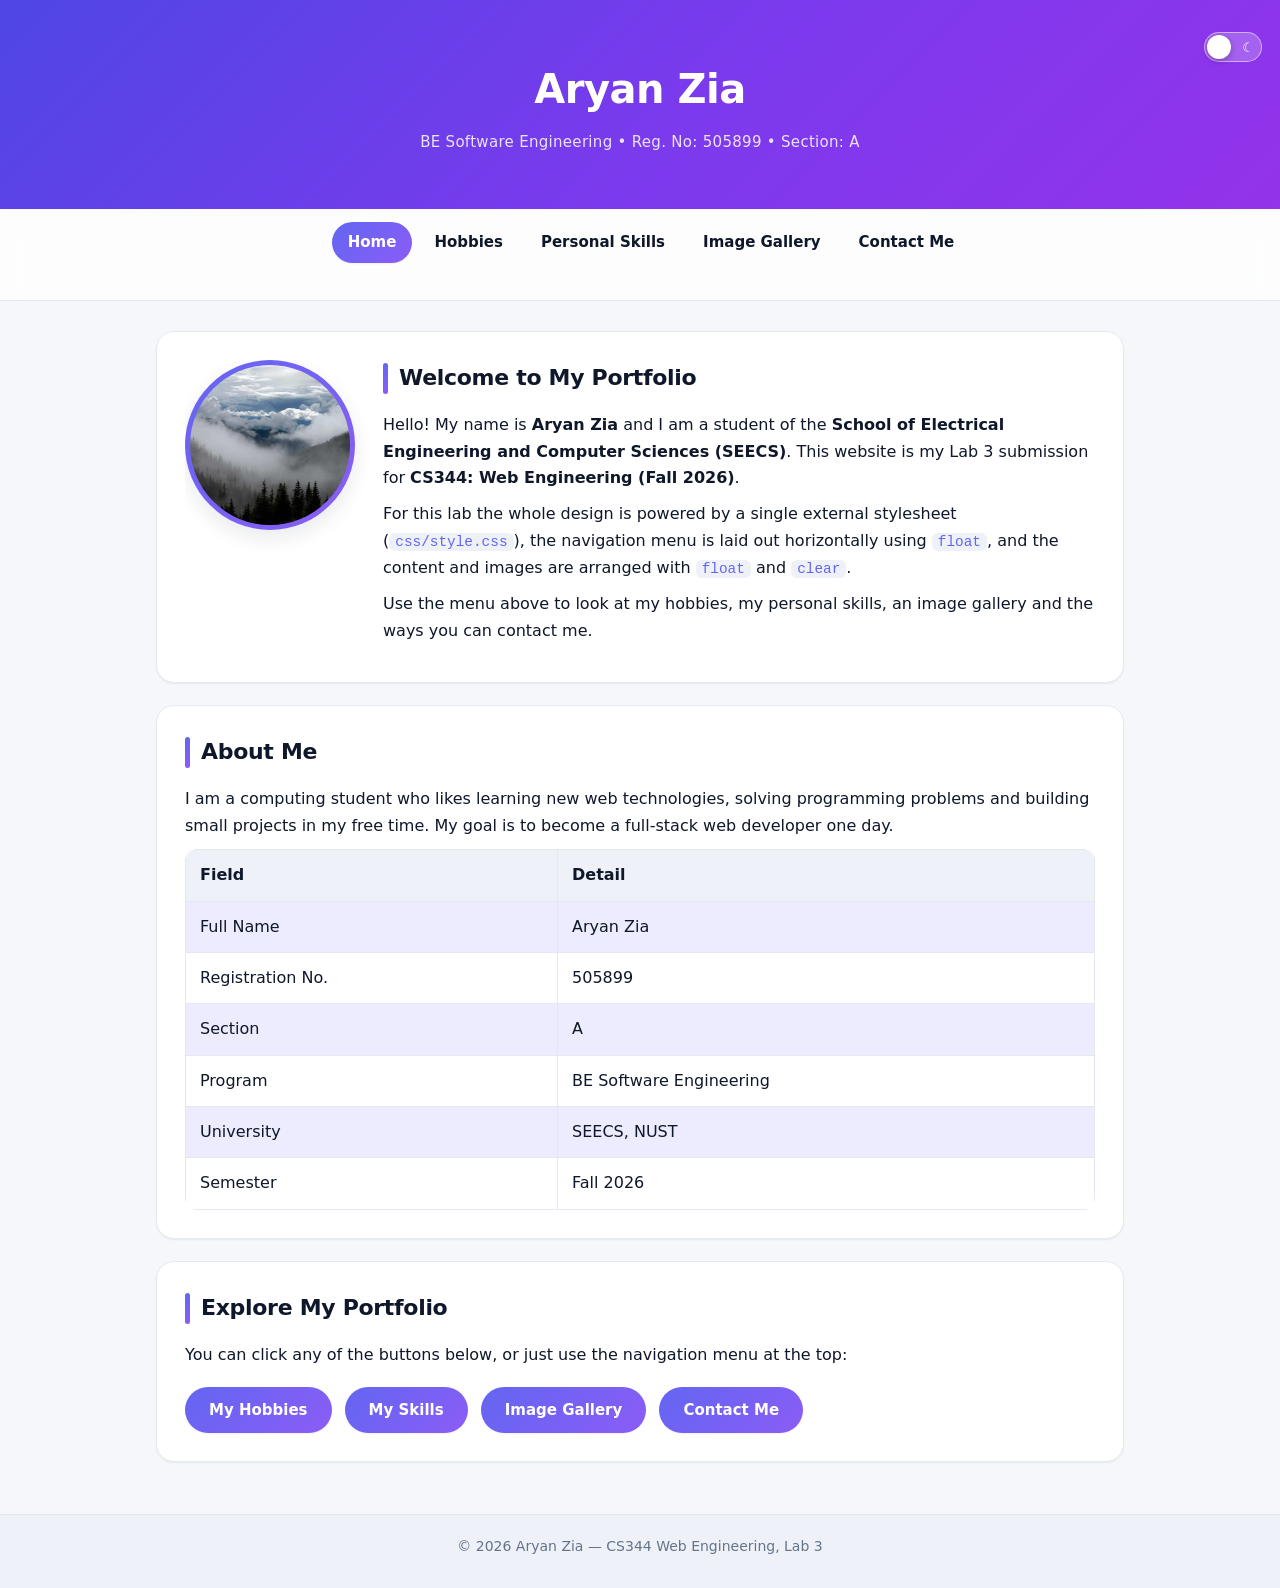
<file: index.html>
<!DOCTYPE html>
<html lang="en">
<head>
<meta charset="UTF-8">
<meta name="viewport" content="width=device-width, initial-scale=1.0">
<title>Home | Aryan Zia</title>
<link rel="stylesheet" href="css/style.css">
</head>
<body>

<header>
  <h1>Aryan Zia</h1>
  <p>BE Software Engineering &bull; Reg. No: 505899 &bull; Section: A</p>
  <input type="checkbox" id="theme-toggle" class="theme-toggle" aria-label="Toggle dark mode">
  <label for="theme-toggle" class="theme-switch" aria-hidden="true"><span class="knob"></span></label>
</header>

<!-- navigation menu: links aligned horizontally using float -->
<nav>
  <ul>
    <li><a class="active" href="index.html">Home</a></li>
    <li><a href="hobbies.html">Hobbies</a></li>
    <li><a href="skills.html">Personal Skills</a></li>
    <li><a href="gallery.html">Image Gallery</a></li>
    <li><a href="contact.html">Contact Me</a></li>
  </ul>
</nav>

<main>

  <!-- image floats left and the text sits beside it -->
  <div class="card clearfix">
    <div class="intro">
      <img src="images/profile.jpg" alt="Aryan Zia profile picture">
      <div class="intro-text">
        <h2>Welcome to My Portfolio</h2>
        <p>Hello! My name is <strong>Aryan Zia</strong> and I am a student of the
        <strong>School of Electrical Engineering and Computer Sciences (SEECS)</strong>.
        This website is my Lab 3 submission for <strong>CS344: Web Engineering (Fall 2026)</strong>.</p>
        <p>For this lab the whole design is powered by a single external stylesheet
        (<code>css/style.css</code>), the navigation menu is laid out horizontally using
        <code>float</code>, and the content and images are arranged with
        <code>float</code> and <code>clear</code>.</p>
        <p>Use the menu above to look at my hobbies, my personal skills, an image
        gallery and the ways you can contact me.</p>
      </div>
    </div>
  </div>

  <div class="card">
    <h2>About Me</h2>
    <p>I am a computing student who likes learning new web technologies, solving
    programming problems and building small projects in my free time. My goal is to
    become a full-stack web developer one day.</p>

    <table>
      <tr><th>Field</th><th>Detail</th></tr>
      <tr><td>Full Name</td><td>Aryan Zia</td></tr>
      <tr><td>Registration No.</td><td>505899</td></tr>
      <tr><td>Section</td><td>A</td></tr>
      <tr><td>Program</td><td>BE Software Engineering</td></tr>
      <tr><td>University</td><td>SEECS, NUST</td></tr>
      <tr><td>Semester</td><td>Fall 2026</td></tr>
    </table>
  </div>

  <div class="card">
    <h2>Explore My Portfolio</h2>
    <p>You can click any of the buttons below, or just use the navigation menu at the top:</p>
    <a class="btn" href="hobbies.html">My Hobbies</a>
    <a class="btn" href="skills.html">My Skills</a>
    <a class="btn" href="gallery.html">Image Gallery</a>
    <a class="btn" href="contact.html">Contact Me</a>
  </div>

</main>

<footer>
  <p>&copy; 2026 Aryan Zia &mdash; CS344 Web Engineering, Lab 3</p>
</footer>

</body>
</html>
</file>
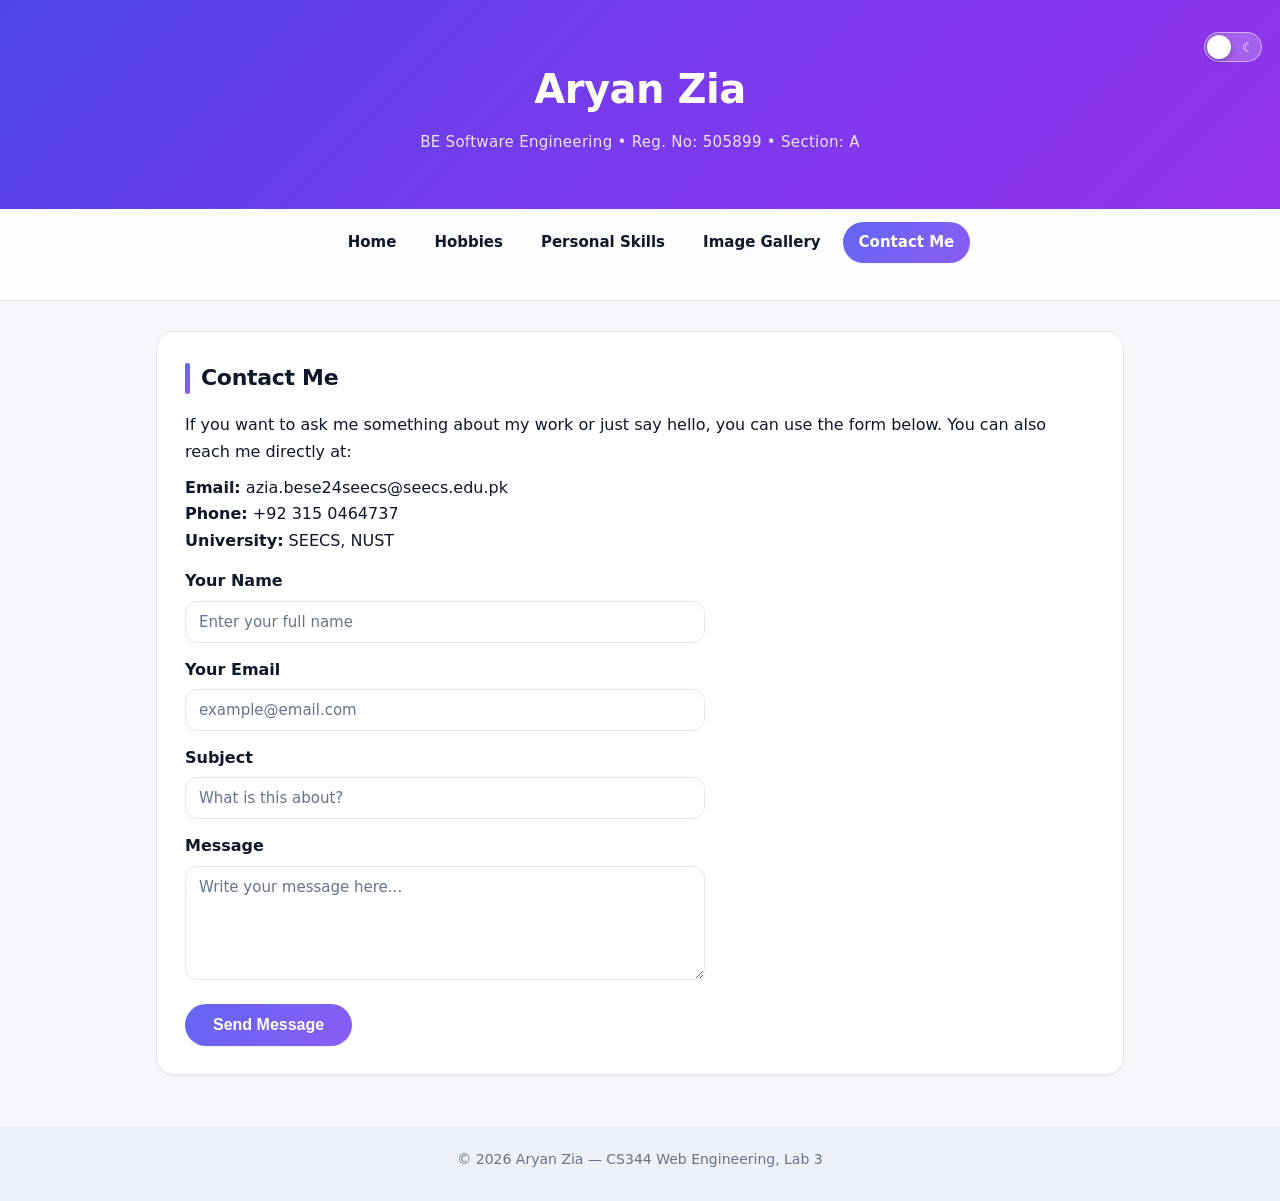
<file: contact.html>
<!DOCTYPE html>
<html lang="en">
<head>
<meta charset="UTF-8">
<meta name="viewport" content="width=device-width, initial-scale=1.0">
<title>Contact Me | Aryan Zia</title>
<link rel="stylesheet" href="css/style.css">
</head>
<body>

<header>
  <h1>Aryan Zia</h1>
  <p>BE Software Engineering &bull; Reg. No: 505899 &bull; Section: A</p>
  <input type="checkbox" id="theme-toggle" class="theme-toggle" aria-label="Toggle dark mode">
  <label for="theme-toggle" class="theme-switch" aria-hidden="true"><span class="knob"></span></label>
</header>

<nav>
  <ul>
    <li><a href="index.html">Home</a></li>
    <li><a href="hobbies.html">Hobbies</a></li>
    <li><a href="skills.html">Personal Skills</a></li>
    <li><a href="gallery.html">Image Gallery</a></li>
    <li><a class="active" href="contact.html">Contact Me</a></li>
  </ul>
</nav>

<main>

  <div class="card">
    <h2>Contact Me</h2>
    <p>If you want to ask me something about my work or just say hello, you can
    use the form below. You can also reach me directly at:</p>

    <p>
      <strong>Email:</strong> azia.bese24seecs@seecs.edu.pk<br>
      <strong>Phone:</strong> +92 315 0464737<br>
      <strong>University:</strong> SEECS, NUST
    </p>

    <form action="#" method="post">
      <label for="name">Your Name</label>
      <input type="text" id="name" name="name" placeholder="Enter your full name" required>

      <label for="email">Your Email</label>
      <input type="email" id="email" name="email" placeholder="example@email.com" required>

      <label for="subject">Subject</label>
      <input type="text" id="subject" name="subject" placeholder="What is this about?">

      <label for="message">Message</label>
      <textarea id="message" name="message" rows="5" placeholder="Write your message here..." required></textarea>

      <button type="submit">Send Message</button>
    </form>
  </div>

</main>

<footer>
  <p>&copy; 2026 Aryan Zia &mdash; CS344 Web Engineering, Lab 3</p>
</footer>

</body>
</html>
</file>
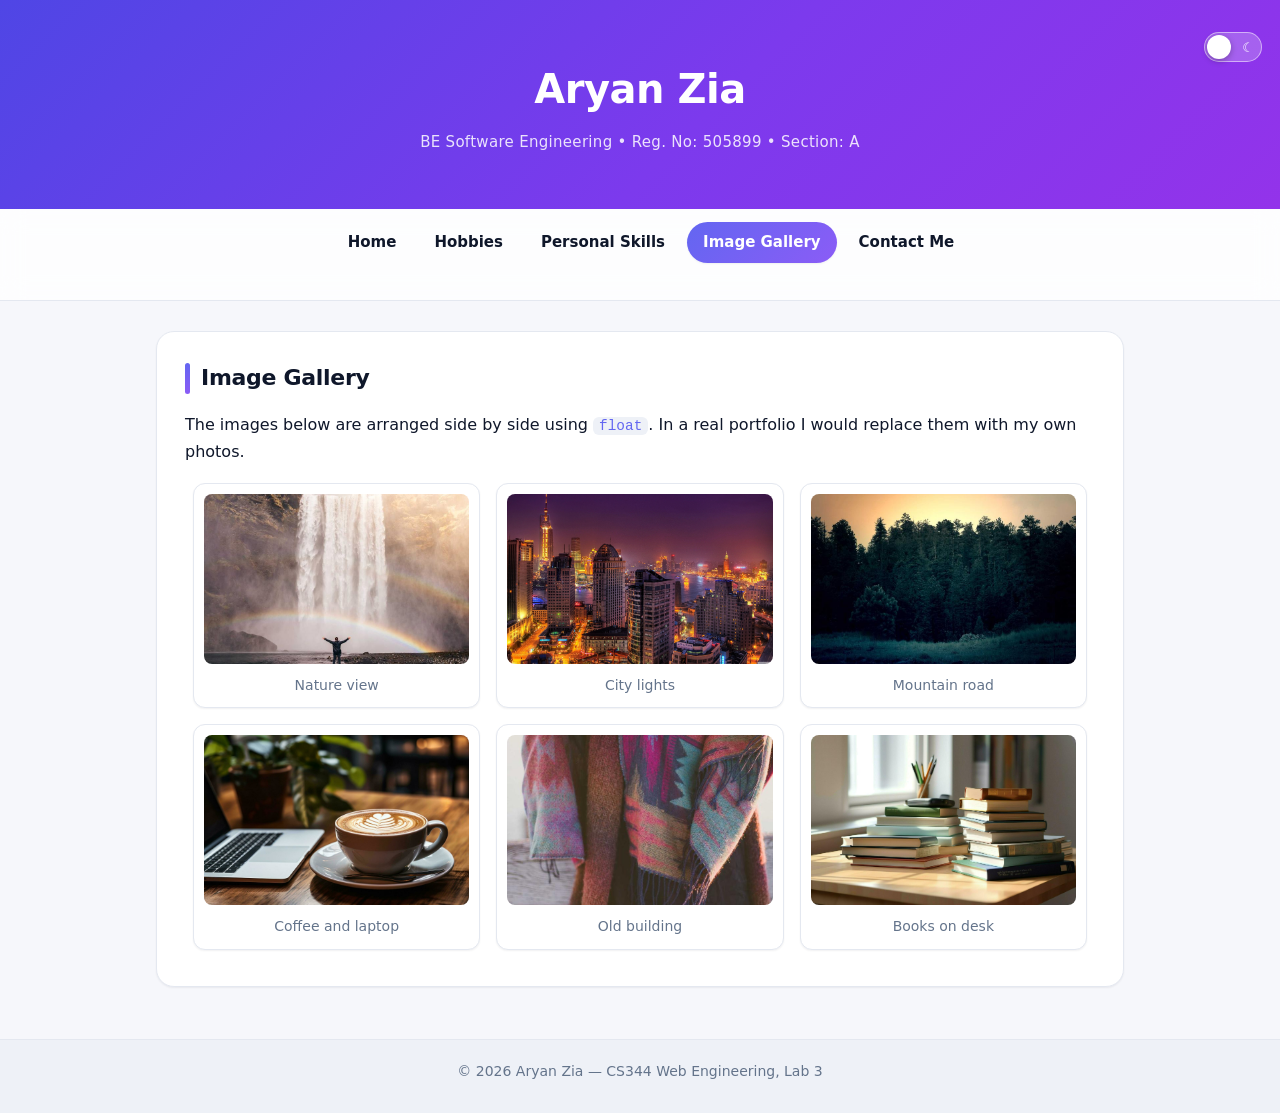
<file: gallery.html>
<!DOCTYPE html>
<html lang="en">
<head>
<meta charset="UTF-8">
<meta name="viewport" content="width=device-width, initial-scale=1.0">
<title>Image Gallery | Aryan Zia</title>
<link rel="stylesheet" href="css/style.css">
</head>
<body>

<header>
  <h1>Aryan Zia</h1>
  <p>BE Software Engineering &bull; Reg. No: 505899 &bull; Section: A</p>
  <input type="checkbox" id="theme-toggle" class="theme-toggle" aria-label="Toggle dark mode">
  <label for="theme-toggle" class="theme-switch" aria-hidden="true"><span class="knob"></span></label>
</header>

<nav>
  <ul>
    <li><a href="index.html">Home</a></li>
    <li><a href="hobbies.html">Hobbies</a></li>
    <li><a href="skills.html">Personal Skills</a></li>
    <li><a class="active" href="gallery.html">Image Gallery</a></li>
    <li><a href="contact.html">Contact Me</a></li>
  </ul>
</nav>

<main>

  <div class="card">
    <h2>Image Gallery</h2>
    <p>The images below are arranged side by side using <code>float</code>.
    In a real portfolio I would replace them with my own photos.</p>

    <!-- each figure floats left to build the gallery grid -->
    <div class="gallery clearfix">

      <figure>
        <img src="images/photo1.jpg" alt="Nature view">
        <figcaption>Nature view</figcaption>
      </figure>

      <figure>
        <img src="images/photo2.jpg" alt="City lights">
        <figcaption>City lights</figcaption>
      </figure>

      <figure>
        <img src="images/photo3.jpg" alt="Mountain road">
        <figcaption>Mountain road</figcaption>
      </figure>

      <figure>
        <img src="images/photo4.jpg" alt="Coffee and laptop">
        <figcaption>Coffee and laptop</figcaption>
      </figure>

      <figure>
        <img src="images/photo5.jpg" alt="Old building">
        <figcaption>Old building</figcaption>
      </figure>

      <figure>
        <img src="images/photo6.jpg" alt="Books on desk">
        <figcaption>Books on desk</figcaption>
      </figure>

    </div>
  </div>

</main>

<footer>
  <p>&copy; 2026 Aryan Zia &mdash; CS344 Web Engineering, Lab 3</p>
</footer>

</body>
</html>
</file>
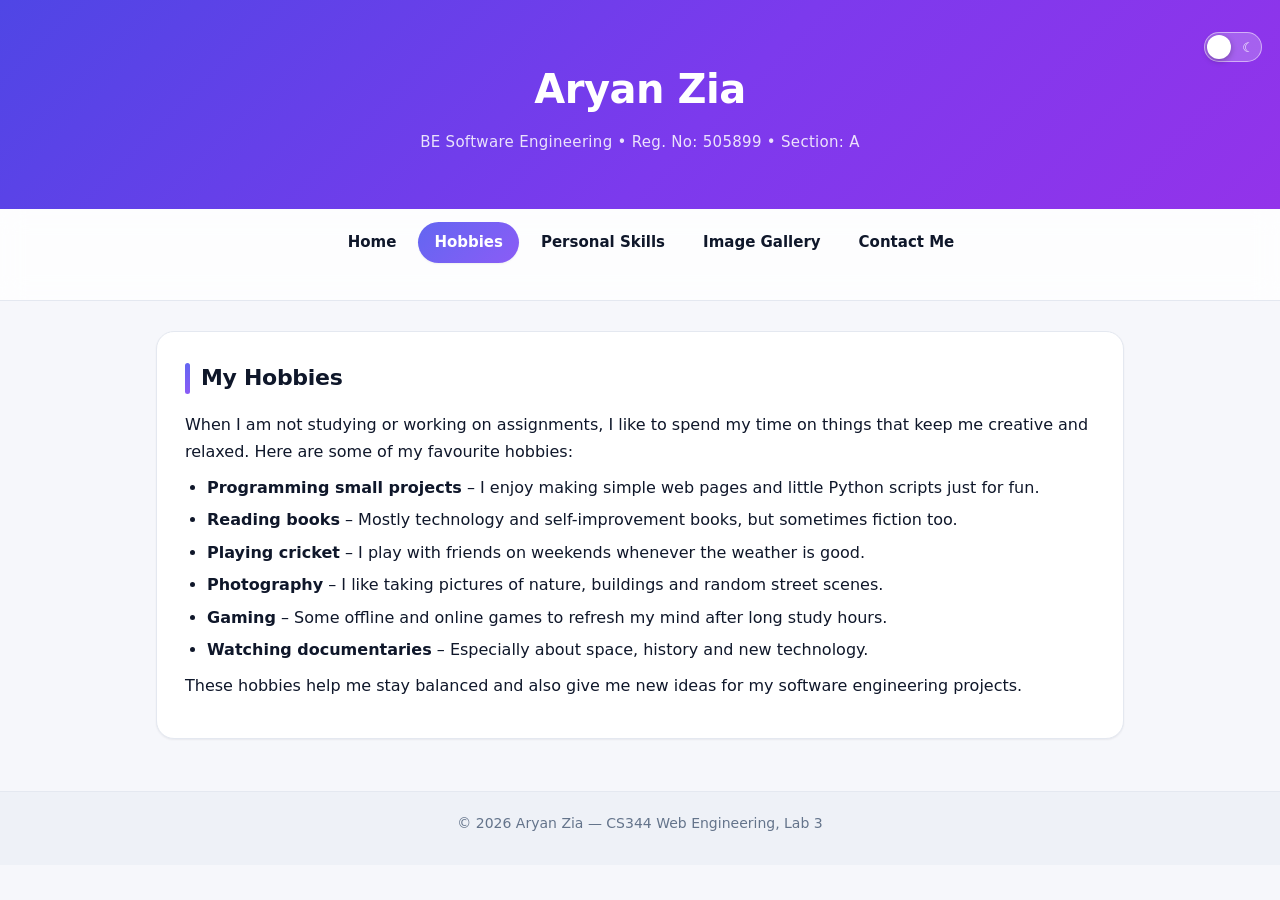
<file: hobbies.html>
<!DOCTYPE html>
<html lang="en">
<head>
<meta charset="UTF-8">
<meta name="viewport" content="width=device-width, initial-scale=1.0">
<title>Hobbies | Aryan Zia</title>
<link rel="stylesheet" href="css/style.css">
</head>
<body>

<header>
  <h1>Aryan Zia</h1>
  <p>BE Software Engineering &bull; Reg. No: 505899 &bull; Section: A</p>
  <input type="checkbox" id="theme-toggle" class="theme-toggle" aria-label="Toggle dark mode">
  <label for="theme-toggle" class="theme-switch" aria-hidden="true"><span class="knob"></span></label>
</header>

<nav>
  <ul>
    <li><a href="index.html">Home</a></li>
    <li><a class="active" href="hobbies.html">Hobbies</a></li>
    <li><a href="skills.html">Personal Skills</a></li>
    <li><a href="gallery.html">Image Gallery</a></li>
    <li><a href="contact.html">Contact Me</a></li>
  </ul>
</nav>

<main>

  <div class="card">
    <h2>My Hobbies</h2>
    <p>When I am not studying or working on assignments, I like to spend my time on
    things that keep me creative and relaxed. Here are some of my favourite hobbies:</p>

    <ul>
      <li><strong>Programming small projects</strong> &ndash; I enjoy making simple web pages and little Python scripts just for fun.</li>
      <li><strong>Reading books</strong> &ndash; Mostly technology and self-improvement books, but sometimes fiction too.</li>
      <li><strong>Playing cricket</strong> &ndash; I play with friends on weekends whenever the weather is good.</li>
      <li><strong>Photography</strong> &ndash; I like taking pictures of nature, buildings and random street scenes.</li>
      <li><strong>Gaming</strong> &ndash; Some offline and online games to refresh my mind after long study hours.</li>
      <li><strong>Watching documentaries</strong> &ndash; Especially about space, history and new technology.</li>
    </ul>

    <p>These hobbies help me stay balanced and also give me new ideas for my
    software engineering projects.</p>
  </div>

</main>

<footer>
  <p>&copy; 2026 Aryan Zia &mdash; CS344 Web Engineering, Lab 3</p>
</footer>

</body>
</html>
</file>
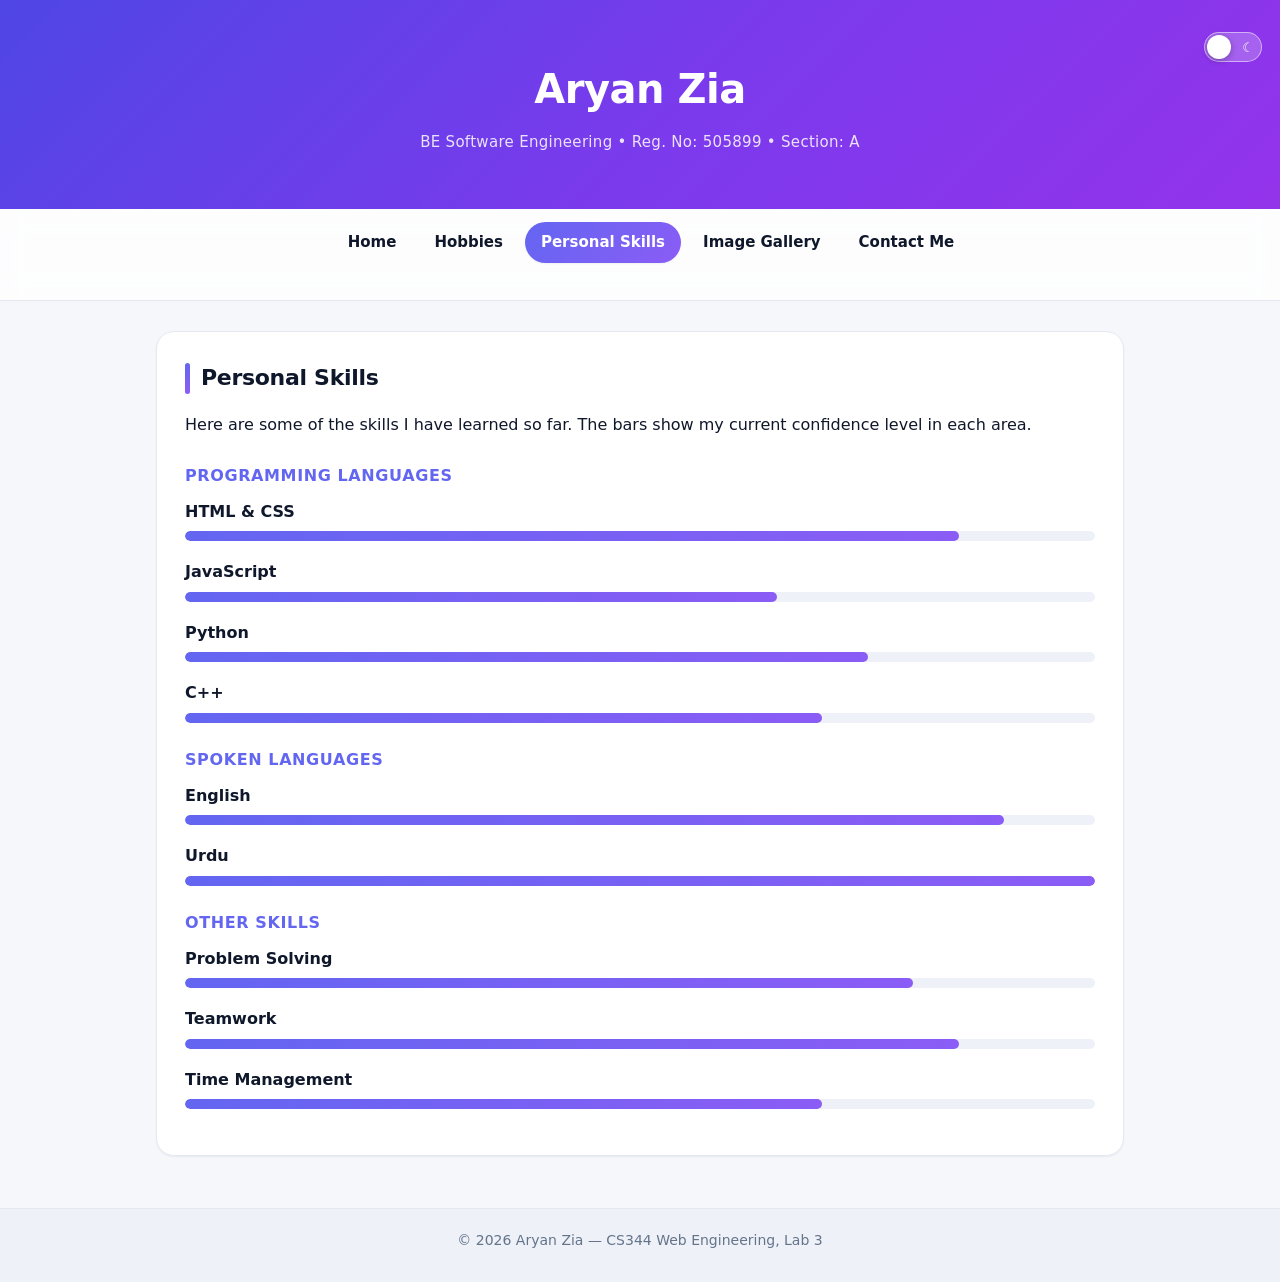
<file: skills.html>
﻿<!DOCTYPE html>
<html lang="en">
<head>
<meta charset="UTF-8">
<meta name="viewport" content="width=device-width, initial-scale=1.0">
<title>Personal Skills | Aryan Zia</title>
<link rel="stylesheet" href="css/style.css">
</head>
<body>

<header>
  <h1>Aryan Zia</h1>
  <p>BE Software Engineering &bull; Reg. No: 505899 &bull; Section: A</p>
  <input type="checkbox" id="theme-toggle" class="theme-toggle" aria-label="Toggle dark mode">
  <label for="theme-toggle" class="theme-switch" aria-hidden="true"><span class="knob"></span></label>
</header>

<nav>
  <ul>
    <li><a href="index.html">Home</a></li>
    <li><a href="hobbies.html">Hobbies</a></li>
    <li><a class="active" href="skills.html">Personal Skills</a></li>
    <li><a href="gallery.html">Image Gallery</a></li>
    <li><a href="contact.html">Contact Me</a></li>
  </ul>
</nav>

<main>

  <div class="card">
    <h2>Personal Skills</h2>
    <p>Here are some of the skills I have learned so far. The bars show my current
    confidence level in each area.</p>

    <h3>Programming Languages</h3>

    <div class="skill">
      <label>HTML &amp; CSS</label>
      <div class="bar"><div class="w-85"></div></div>
    </div>

    <div class="skill">
      <label>JavaScript</label>
      <div class="bar"><div class="w-65"></div></div>
    </div>

    <div class="skill">
      <label>Python</label>
      <div class="bar"><div class="w-75"></div></div>
    </div>

    <div class="skill">
      <label>C++</label>
      <div class="bar"><div class="w-70"></div></div>
    </div>

    <h3>Spoken Languages</h3>

    <div class="skill">
      <label>English</label>
      <div class="bar"><div class="w-90"></div></div>
    </div>

    <div class="skill">
      <label>Urdu</label>
      <div class="bar"><div class="w-100"></div></div>
    </div>

    <h3>Other Skills</h3>

    <div class="skill">
      <label>Problem Solving</label>
      <div class="bar"><div class="w-80"></div></div>
    </div>

    <div class="skill">
      <label>Teamwork</label>
      <div class="bar"><div class="w-85"></div></div>
    </div>

    <div class="skill">
      <label>Time Management</label>
      <div class="bar"><div class="w-70"></div></div>
    </div>

  </div>

</main>

<footer>
  <p>&copy; 2026 Aryan Zia &mdash; CS344 Web Engineering, Lab 3</p>
</footer>

</body>
</html>
</file>
<file: css/style.css>
/* =========================================================
   CS344 Web Engineering - Lab 3
   External stylesheet for the Personal Portfolio
   Author: Aryan Zia (505899, Section A)

   Design system:
   - One set of CSS custom properties (tokens) drives the theme.
   - Light theme by default; dark theme follows the OS setting and
     can be overridden with the header toggle (pure CSS, no JS).
   - Layouts use the CSS float and clear properties (lab requirement).
   ========================================================= */

/* ---------- Theme tokens: LIGHT (default) ---------- */
:root {
  --bg: #f6f7fb;
  --surface: #ffffff;
  --surface-2: #eef1f7;
  --text: #0f172a;
  --muted: #64748b;
  --border: #e4e8f0;
  --accent: #6366f1;
  --accent-2: #8b5cf6;
  --accent-soft: rgba(99, 102, 241, 0.12);
  --header-bg: rgba(255, 255, 255, 0.78);
  --shadow-sm: 0 1px 2px rgba(15, 23, 42, 0.06);
  --shadow-md: 0 8px 20px rgba(15, 23, 42, 0.09);
  --shadow-lg: 0 18px 44px rgba(15, 23, 42, 0.14);

  --radius: 18px;
  --radius-sm: 12px;
  --pill: 999px;
  --maxw: 1000px;
  --trans: 0.25s ease;
}

/* ---------- Theme tokens: DARK (follows OS setting) ---------- */
@media (prefers-color-scheme: dark) {
  :root {
    --bg: #0b1220;
    --surface: #111a2e;
    --surface-2: #0e1729;
    --text: #e2e8f0;
    --muted: #94a3b8;
    --border: #1e293b;
    --accent: #818cf8;
    --accent-2: #a78bfa;
    --accent-soft: rgba(129, 140, 248, 0.16);
    --header-bg: rgba(15, 22, 40, 0.78);
    --shadow-sm: 0 1px 2px rgba(0, 0, 0, 0.4);
    --shadow-md: 0 8px 22px rgba(0, 0, 0, 0.45);
    --shadow-lg: 0 18px 44px rgba(0, 0, 0, 0.55);
  }
  /* Manual override: toggle ON inverts dark OS theme back to light */
  :root:has(#theme-toggle:checked) {
    --bg: #f6f7fb;
    --surface: #ffffff;
    --surface-2: #eef1f7;
    --text: #0f172a;
    --muted: #64748b;
    --border: #e4e8f0;
    --accent: #6366f1;
    --accent-2: #8b5cf6;
    --accent-soft: rgba(99, 102, 241, 0.12);
    --header-bg: rgba(255, 255, 255, 0.78);
    --shadow-sm: 0 1px 2px rgba(15, 23, 42, 0.06);
    --shadow-md: 0 8px 20px rgba(15, 23, 42, 0.09);
    --shadow-lg: 0 18px 44px rgba(15, 23, 42, 0.14);
  }
}

/* Manual override: toggle ON in a light OS theme switches to dark */
@media (prefers-color-scheme: light) {
  :root:has(#theme-toggle:checked) {
    --bg: #0b1220;
    --surface: #111a2e;
    --surface-2: #0e1729;
    --text: #e2e8f0;
    --muted: #94a3b8;
    --border: #1e293b;
    --accent: #818cf8;
    --accent-2: #a78bfa;
    --accent-soft: rgba(129, 140, 248, 0.16);
    --header-bg: rgba(15, 22, 40, 0.78);
    --shadow-sm: 0 1px 2px rgba(0, 0, 0, 0.4);
    --shadow-md: 0 8px 22px rgba(0, 0, 0, 0.45);
    --shadow-lg: 0 18px 44px rgba(0, 0, 0, 0.55);
  }
}

/* ---------- Global reset and base ---------- */
* {
  margin: 0;
  padding: 0;
  box-sizing: border-box;
}

html {
  scroll-behavior: smooth;
}

body {
  font-family: system-ui, -apple-system, "Segoe UI", Roboto, Arial, sans-serif;
  background: var(--bg);
  color: var(--text);
  line-height: 1.65;
  transition: background var(--trans), color var(--trans);
  -webkit-font-smoothing: antialiased;
}

/* ---------- Clearfix helper ----------
   Floated children are removed from normal flow, so the parent can
   collapse. This clears the floats and fixes the layout. */
.clearfix {
  overflow: hidden;
}
.clearfix::after {
  content: "";
  display: block;
  clear: both;
}

/* ---------- Animations (subtle) ---------- */
@keyframes riseIn {
  from {
    opacity: 0;
    transform: translateY(16px);
  }
  to {
    opacity: 1;
    transform: translateY(0);
  }
}
@keyframes grow {
  from {
    transform: scaleX(0);
  }
  to {
    transform: scaleX(1);
  }
}
@keyframes fadeIn {
  from {
    opacity: 0;
  }
  to {
    opacity: 1;
  }
}

/* ---------- Header (hero) ---------- */
header {
  position: relative;
  background: linear-gradient(135deg, #4f46e5 0%, #7c3aed 55%, #9333ea 100%);
  color: #fff;
  text-align: center;
  padding: 56px 18px 44px;
  animation: fadeIn 0.5s ease both;
}
header h1 {
  font-size: clamp(28px, 4vw, 40px);
  font-weight: 800;
  letter-spacing: -0.5px;
}
header p {
  margin-top: 8px;
  color: rgba(255, 255, 255, 0.85);
  font-size: 15px;
  letter-spacing: 0.3px;
}

/* ---------- Theme toggle (pure CSS switch) ---------- */
.theme-toggle {
  position: absolute;
  width: 1px;
  height: 1px;
  opacity: 0;
  pointer-events: none;
}
.theme-switch {
  position: absolute;
  top: 18px;
  right: 18px;
  width: 58px;
  height: 30px;
  border-radius: var(--pill);
  background: rgba(255, 255, 255, 0.22);
  border: 1px solid rgba(255, 255, 255, 0.5);
  cursor: pointer;
  transition: background var(--trans);
}
.theme-switch::before,
.theme-switch::after {
  position: absolute;
  top: 50%;
  transform: translateY(-50%);
  font-size: 13px;
  line-height: 1;
}
.theme-switch::before {
  content: "\2600";       /* sun */
  left: 7px;
}
.theme-switch::after {
  content: "\263E";       /* moon */
  right: 7px;
}
.theme-switch .knob {
  position: absolute;
  top: 2px;
  left: 2px;
  width: 24px;
  height: 24px;
  border-radius: 50%;
  background: #fff;
  box-shadow: 0 2px 6px rgba(0, 0, 0, 0.28);
  transition: transform 0.28s cubic-bezier(0.4, 0, 0.2, 1);
}
#theme-toggle:checked + .theme-switch .knob {
  transform: translateX(28px);
}
#theme-toggle:focus-visible + .theme-switch {
  outline: 3px solid rgba(255, 255, 255, 0.9);
  outline-offset: 3px;
}

/* ---------- Navigation menu (sticky, horizontal via float) ---------- */
nav {
  position: sticky;
  top: 0;
  z-index: 50;
  background: var(--header-bg);
  backdrop-filter: blur(12px);
  -webkit-backdrop-filter: blur(12px);
  border-bottom: 1px solid var(--border);
  text-align: center;
  padding: 10px;
  overflow: hidden;          /* clears the floated list items */
  transition: background var(--trans), border-color var(--trans);
}
nav ul {
  list-style: none;
  display: inline-block;
}
nav li {
  float: left;               /* horizontal alignment using float */
}
nav a {
  display: block;
  color: var(--text);
  text-decoration: none;
  font-weight: 600;
  font-size: 15px;
  padding: 8px 16px;
  margin: 3px;
  border-radius: var(--pill);
  transition: background var(--trans), color var(--trans), transform var(--trans);
}
nav a:hover {
  background: var(--accent-soft);
  color: var(--accent);
  transform: translateY(-1px);
}
nav a.active {
  background: linear-gradient(135deg, var(--accent), var(--accent-2));
  color: #fff;
  box-shadow: var(--shadow-sm);
}

/* ---------- Page wrapper ---------- */
main {
  max-width: var(--maxw);
  margin: 30px auto;
  padding: 0 16px;
  overflow: hidden;          /* clears any floated content inside */
}

/* ---------- Content cards ---------- */
.card {
  background: var(--surface);
  border: 1px solid var(--border);
  border-radius: var(--radius);
  padding: 28px;
  margin-bottom: 22px;
  box-shadow: var(--shadow-sm);
  animation: riseIn 0.55s cubic-bezier(0.2, 0.7, 0.2, 1) both;
  transition: transform var(--trans), box-shadow var(--trans),
              border-color var(--trans), background var(--trans);
}
.card:hover {
  transform: translateY(-4px);
  box-shadow: var(--shadow-lg);
  border-color: var(--accent);
}
main > .card:nth-child(1) { animation-delay: 0.05s; }
main > .card:nth-child(2) { animation-delay: 0.14s; }
main > .card:nth-child(3) { animation-delay: 0.23s; }
main > .card:nth-child(4) { animation-delay: 0.32s; }

/* ---------- Typography ---------- */
h2 {
  position: relative;
  color: var(--text);
  font-size: 22px;
  font-weight: 750;
  letter-spacing: -0.3px;
  padding-left: 16px;
  margin-bottom: 16px;
}
h2::before {
  content: "";
  position: absolute;
  left: 0;
  top: 0.12em;
  bottom: 0.12em;
  width: 5px;
  border-radius: var(--pill);
  background: linear-gradient(var(--accent), var(--accent-2));
}
h3 {
  color: var(--accent);
  font-size: 16px;
  text-transform: uppercase;
  letter-spacing: 0.6px;
  margin: 24px 0 10px;
}
p {
  margin-bottom: 10px;
}
code {
  font-family: Consolas, "Courier New", monospace;
  font-size: 0.9em;
  background: var(--surface-2);
  color: var(--accent);
  padding: 1px 6px;
  border-radius: 6px;
}
ul {
  margin-left: 22px;
  margin-bottom: 10px;
}
li {
  margin-bottom: 6px;
}

/* ---------- Buttons ---------- */
.btn {
  display: inline-block;
  background: linear-gradient(135deg, var(--accent), var(--accent-2));
  color: #fff;
  text-decoration: none;
  padding: 11px 24px;
  border-radius: var(--pill);
  font-weight: 650;
  font-size: 15px;
  margin: 8px 8px 0 0;
  box-shadow: var(--shadow-sm);
  transition: transform var(--trans), box-shadow var(--trans), filter var(--trans);
}
.btn:hover {
  transform: translateY(-2px);
  box-shadow: var(--shadow-md);
  filter: brightness(1.06);
}
.btn:active {
  transform: translateY(0) scale(0.98);
}

/* ---------- Home intro (float layout) ----------
   The profile picture floats left and the text wraps beside it.
   The wrapper clears the float so following content starts below. */
.intro {
  overflow: hidden;          /* clearfix for the floated image */
}
.intro img {
  float: left;               /* image floats beside the text */
  width: 170px;
  height: 170px;
  object-fit: cover;
  border-radius: 50%;
  padding: 5px;
  background: linear-gradient(135deg, var(--accent), var(--accent-2));
  box-shadow: var(--shadow-md);
  margin: 0 28px 18px 0;
  transition: transform 0.35s ease, box-shadow 0.35s ease;
}
.intro img:hover {
  transform: scale(1.04) rotate(-1.5deg);
  box-shadow: var(--shadow-lg);
}
.intro-text {
  overflow: hidden;
}

/* ---------- Tables ---------- */
table {
  width: 100%;
  border-collapse: collapse;
  margin-top: 10px;
  border-radius: var(--radius-sm);
  overflow: hidden;
}
th, td {
  border: 1px solid var(--border);
  padding: 12px 14px;
  text-align: left;
}
th {
  background: var(--surface-2);
  color: var(--text);
  font-weight: 700;
}
tr:nth-child(even) {
  background: var(--accent-soft);
}

/* ---------- Image gallery (float layout) ----------
   Each figure floats left to form a 3-column grid. The gallery
   container clears the floats so the footer is not overlapped. */
.gallery {
  overflow: hidden;          /* clears floated figures */
}
.gallery figure {
  float: left;               /* arrange gallery using float */
  width: calc(33.333% - 16px);
  margin: 8px;
  background: var(--surface);
  border: 1px solid var(--border);
  border-radius: var(--radius-sm);
  padding: 10px;
  overflow: hidden;
  box-shadow: var(--shadow-sm);
  text-align: center;
  transition: transform var(--trans), box-shadow var(--trans), border-color var(--trans);
}
.gallery figure:hover {
  transform: translateY(-5px);
  box-shadow: var(--shadow-lg);
  border-color: var(--accent);
}
.gallery img {
  width: 100%;
  height: 170px;
  object-fit: cover;
  border-radius: 8px;
  display: block;
  transition: transform 0.45s ease;
}
.gallery figure:hover img {
  transform: scale(1.07);
}
.gallery figcaption {
  font-size: 14px;
  color: var(--muted);
  margin-top: 10px;
  transition: color var(--trans);
}
.gallery figure:hover figcaption {
  color: var(--accent);
}

/* ---------- Contact form ---------- */
form {
  max-width: 520px;
}
label {
  display: block;
  font-weight: 650;
  margin: 14px 0 6px;
}
input, textarea {
  width: 100%;
  padding: 11px 13px;
  background: var(--surface);
  color: var(--text);
  border: 1px solid var(--border);
  border-radius: var(--radius-sm);
  font-family: inherit;
  font-size: 15px;
  transition: border-color var(--trans), box-shadow var(--trans), background var(--trans);
}
input::placeholder, textarea::placeholder {
  color: var(--muted);
}
input:focus, textarea:focus {
  outline: none;
  border-color: var(--accent);
  box-shadow: 0 0 0 3px var(--accent-soft);
}
button {
  background: linear-gradient(135deg, var(--accent), var(--accent-2));
  color: #fff;
  border: none;
  padding: 12px 28px;
  border-radius: var(--pill);
  font-size: 16px;
  font-weight: 650;
  cursor: pointer;
  margin-top: 16px;
  box-shadow: var(--shadow-sm);
  transition: transform var(--trans), box-shadow var(--trans), filter var(--trans);
}
button:hover {
  transform: translateY(-2px);
  box-shadow: var(--shadow-md);
  filter: brightness(1.06);
}
button:active {
  transform: translateY(0) scale(0.98);
}

/* ---------- Skill bars ---------- */
.skill {
  margin-bottom: 18px;
}
.skill label {
  margin: 0 0 6px;
}
.bar {
  background: var(--surface-2);
  border-radius: var(--pill);
  height: 10px;
  overflow: hidden;
}
.bar div {
  height: 100%;
  background: linear-gradient(90deg, var(--accent), var(--accent-2));
  border-radius: var(--pill);
  transform-origin: left;
  animation: grow 0.9s cubic-bezier(0.2, 0.7, 0.2, 1) both;
}

/* Skill level widths (kept out of the HTML, no inline CSS) */
.bar .w-65  { width: 65%; }
.bar .w-70  { width: 70%; }
.bar .w-75  { width: 75%; }
.bar .w-80  { width: 80%; }
.bar .w-85  { width: 85%; }
.bar .w-90  { width: 90%; }
.bar .w-100 { width: 100%; }

/* ---------- Footer ---------- */
footer {
  clear: both;               /* sits below any floated content */
  margin-top: 10px;
  background: var(--surface-2);
  border-top: 1px solid var(--border);
  color: var(--muted);
  text-align: center;
  padding: 20px;
  font-size: 14px;
  transition: background var(--trans), border-color var(--trans);
}

/* ---------- Accessibility: focus outlines ---------- */
a:focus-visible,
button:focus-visible,
input:focus-visible,
textarea:focus-visible {
  outline: 3px solid var(--accent);
  outline-offset: 2px;
}

/* ---------- Responsive ---------- */
@media (max-width: 760px) {
  .gallery figure {
    width: calc(50% - 16px);
  }
  .intro img {
    float: none;
    display: block;
    margin: 0 auto 18px;
  }
  nav a {
    padding: 8px 12px;
    font-size: 14px;
  }
  header {
    padding: 48px 16px 38px;
  }
}
@media (max-width: 520px) {
  .gallery figure {
    width: calc(100% - 16px);
  }
  .card {
    padding: 20px;
  }
}

/* ---------- Reduced motion ---------- */
@media (prefers-reduced-motion: reduce) {
  *,
  *::before,
  *::after {
    animation-duration: 0.001ms !important;
    animation-iteration-count: 1 !important;
    transition-duration: 0.001ms !important;
    scroll-behavior: auto !important;
  }
}
</file>
